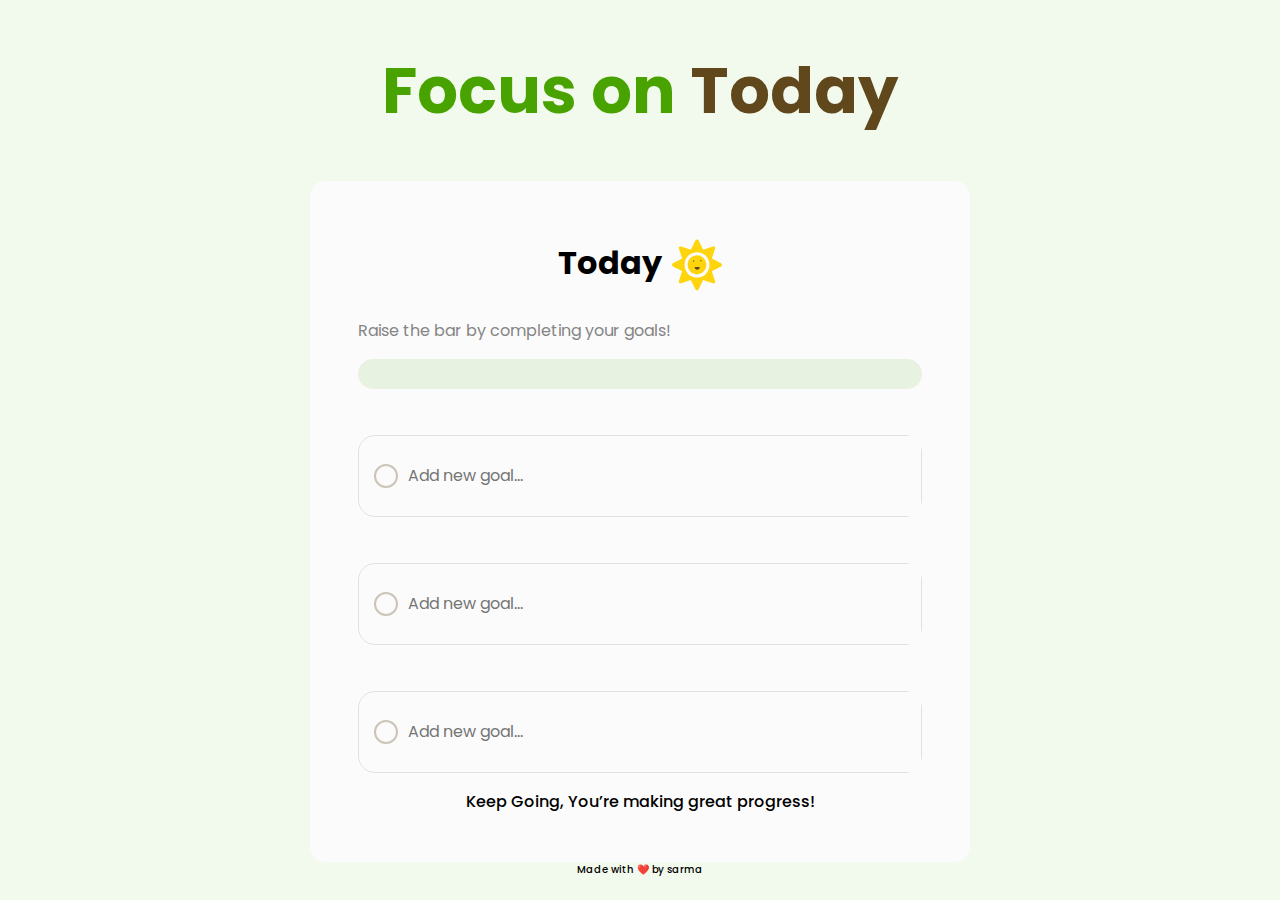
<file: focus-on-today/index.html>
<!DOCTYPE html>
<html lang="en">
<head>
    <meta charset="UTF-8">
    <meta name="viewport" content="width=device-width, initial-scale=1.0">
    <title>Document</title>
    <script src="script.js" defer></script>
    <link rel="stylesheet" href="style.css">
    <link rel="preconnect" href="https://fonts.googleapis.com">
    <link rel="preconnect" href="https://fonts.gstatic.com" crossorigin>
    <link href="https://fonts.googleapis.com/css2?family=Poppins:ital,wght@0,400;1,400;1,500&display=swap" rel="stylesheet"></head>


<body>
    <h1 class="title">Focus on <span>Today</span></h1>
   <div class="app-container">
   <h2 class="sub-heading">Today<img class="sun-icon" src="images/sun-icon.svg" alt="sun"></h2>
   <p class="prog-description">Raise the bar by completing your goals!</p>
   <div class="progress-bar">
    <div class="progress-value"></div>
   </div>
   <p class="goal-warning-msg">Please set all the 3 goals!</p>
  <div  class="goal-group">
   <div  class="goal-block">
    <span class="check"></span>
    <input id="first" class="goal" placeholder="Add new goal... " type="text">
 </div>
 <div  class="goal-block">
    <span class="check"></span>
    <input id="second" class="goal" placeholder="Add new goal... " type="text">
 </div>
 <div  class="goal-block">
    <span class="check"></span>
    <input id="third" class="goal" placeholder="Add new goal... " type="text">
 </div>
</div>
<p class="motivation">Keep Going, You’re making great progress!</p>
   </div>
   <footer>Made with  ❤️ by sarma                  </footer>
</body>
</html>
</file>
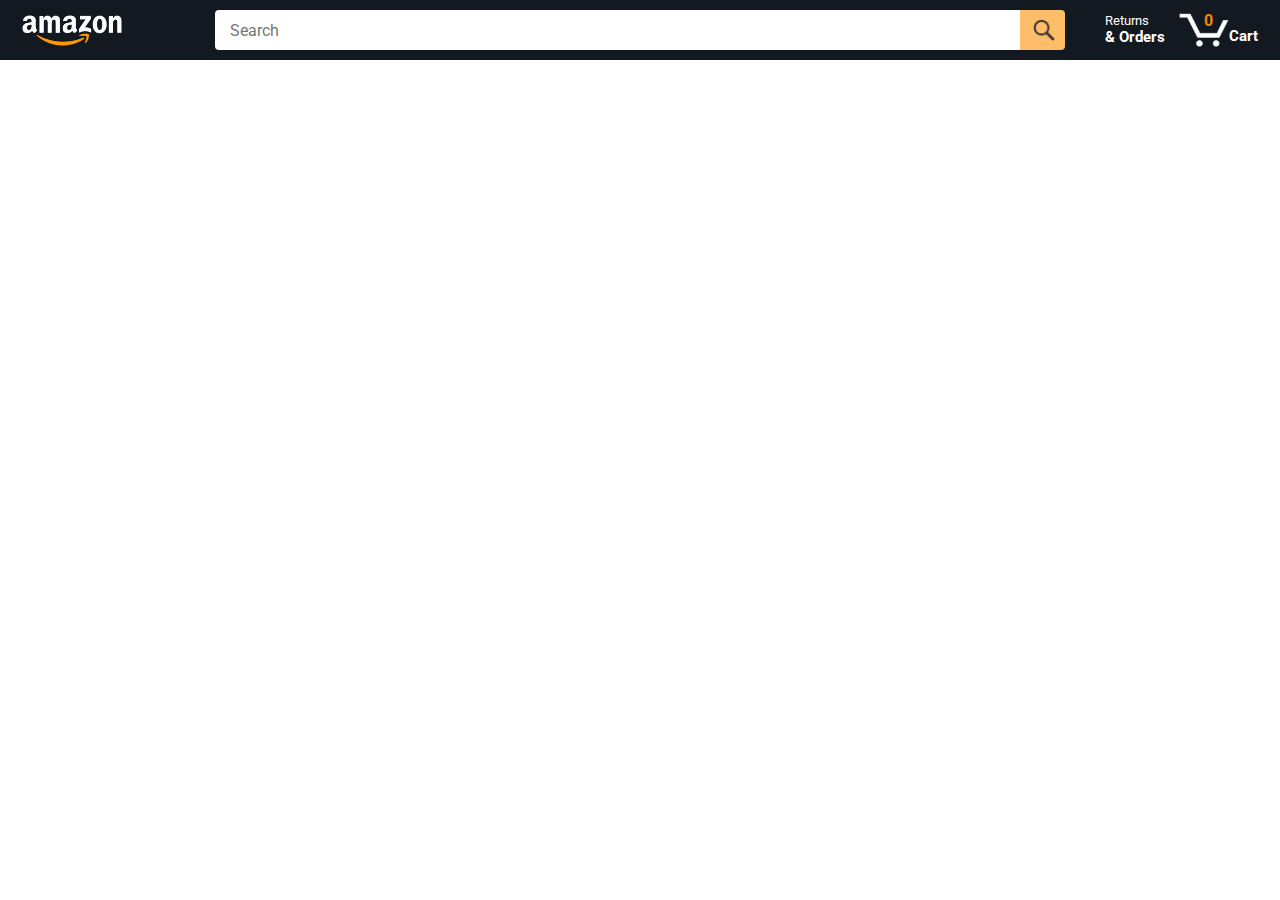
<file: amazon-clone/amazon.html>
<!DOCTYPE html>
<html>
  <head>
    <title>Amazon Project</title>

    <!-- This code is needed for responsive design to work.
      (Responsive design = make the website look good on
      smaller screen sizes like a phone or a tablet). -->
    <meta name="viewport" content="width=device-width, initial-scale=1">

    <!-- Load a font called Roboto from Google Fonts. -->
    <link rel="preconnect" href="https://fonts.googleapis.com">
    <link rel="preconnect" href="https://fonts.gstatic.com" crossorigin>
    <link href="https://fonts.googleapis.com/css2?family=Roboto:wght@400;500;700&display=swap" rel="stylesheet">

    <!-- Here are the CSS files for this page. -->
    <link rel="stylesheet" href="styles/shared/general.css">
    <link rel="stylesheet" href="styles/shared/amazon-header.css">
    <link rel="stylesheet" href="styles/pages/amazon.css">
  </head>
  <body>
    <div class="amazon-header">
      <div class="amazon-header-left-section">
        <a href="amazon.html" class="header-link">
          <img class="amazon-logo"
            src="images/amazon-logo-white.png">
          <img class="amazon-mobile-logo"
            src="images/amazon-mobile-logo-white.png">
        </a>
      </div>

      <div class="amazon-header-middle-section">
        <input class="search-bar" type="text" placeholder="Search">

        <button class="search-button">
          <img class="search-icon" src="images/icons/search-icon.png">
        </button>
      </div>

      <div class="amazon-header-right-section">
        <a class="orders-link header-link" href="orders.html">
          <span class="returns-text">Returns</span>
          <span class="orders-text">& Orders</span>
        </a>

        <a class="cart-link header-link" href="checkout.html">
          <img class="cart-icon" src="images/icons/cart-icon.png">
          <div class="cart-quantity js-cart-quantity">0</div>
          <div class="cart-text">Cart</div>
        </a>
      </div>
    </div>

    <div class="main">
      <div class="products-grid js-products-grid">
      </div>
    </div>

    <script src="data/cart.js"></script>
    <script src="data/products.js"></script>
    <script src="scripts/amazon.js"></script>
  </body>
</html>
</file>
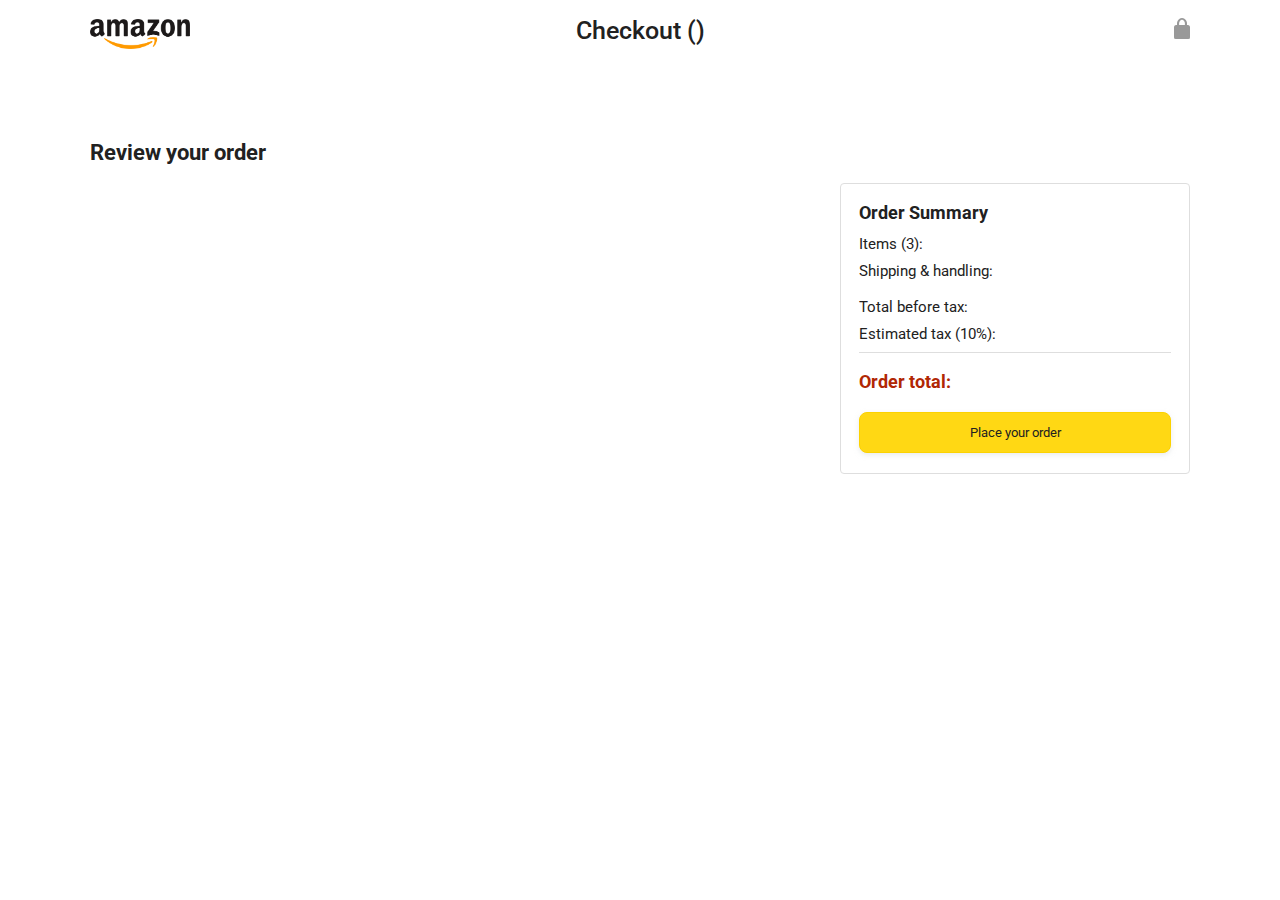
<file: amazon-clone/checkout.html>
<!DOCTYPE html>
<html>
  <head>
    <title>Checkout</title>

    <!-- This code is needed for responsive design to work.
      (Responsive design = make the website look good on
      smaller screen sizes like a phone or a tablet). -->
    <meta name="viewport" content="width=device-width, initial-scale=1" />

    <!-- Load a font called Roboto from Google Fonts. -->
    <link rel="preconnect" href="https://fonts.googleapis.com" />
    <link rel="preconnect" href="https://fonts.gstatic.com" crossorigin />
    <link
      href="https://fonts.googleapis.com/css2?family=Roboto:wght@400;500;700&display=swap"
      rel="stylesheet"
    />

    <script src="scripts/checkout.js" type="module"></script>
    <!-- Here are the CSS files for this page. -->
    <link rel="stylesheet" href="styles/shared/general.css" />
    <link rel="stylesheet" href="styles/pages/checkout/checkout-header.css" />
    <link rel="stylesheet" href="styles/pages/checkout/checkout.css" />
  </head>
  <body>
    <div class="checkout-header">
      <div class="header-content">
        <div class="checkout-header-left-section">
          <a href="amazon.html">
            <img class="amazon-logo" src="images/amazon-logo.png" />
            <img
              class="amazon-mobile-logo"
              src="images/amazon-mobile-logo.png"
            />
          </a>
        </div>

        <div class="checkout-header-middle-section">
          Checkout (<a
            class="return-to-home-link js-return-to-home-link"
            href="amazon.html"
          ></a
          >)
        </div>

        <div class="checkout-header-right-section">
          <img src="images/icons/checkout-lock-icon.png" />
        </div>
      </div>
    </div>

    <div class="main">
      <div class="page-title">Review your order</div>

      <div class="checkout-grid">
        <div class="order-summary js-order-summary"></div>

        <div class="payment-summary">
          <div class="payment-summary-title">Order Summary</div>

          <div class="payment-summary-row">
            <div>Items (3):</div>
            <div class="payment-summary-money items-price"></div>
          </div>

          <div class="payment-summary-row">
            <div>Shipping &amp; handling:</div>
            <div class="payment-summary-money shipping-handling-charges"></div>
          </div>

          <div class="payment-summary-row subtotal-row">
            <div>Total before tax:</div>
            <div class="payment-summary-money total-price"></div>
          </div>

          <div class="payment-summary-row">
            <div>Estimated tax (10%):</div>
            <div class="payment-summary-money estimated-tax"></div>
          </div>

          <div class="payment-summary-row total-row">
            <div>Order total:</div>
            <div class="payment-summary-money order-total"></div>
          </div>

          <button class="place-order-button button-primary">
            Place your order
          </button>
        </div>
      </div>
    </div>
  </body>
</html>
</file>
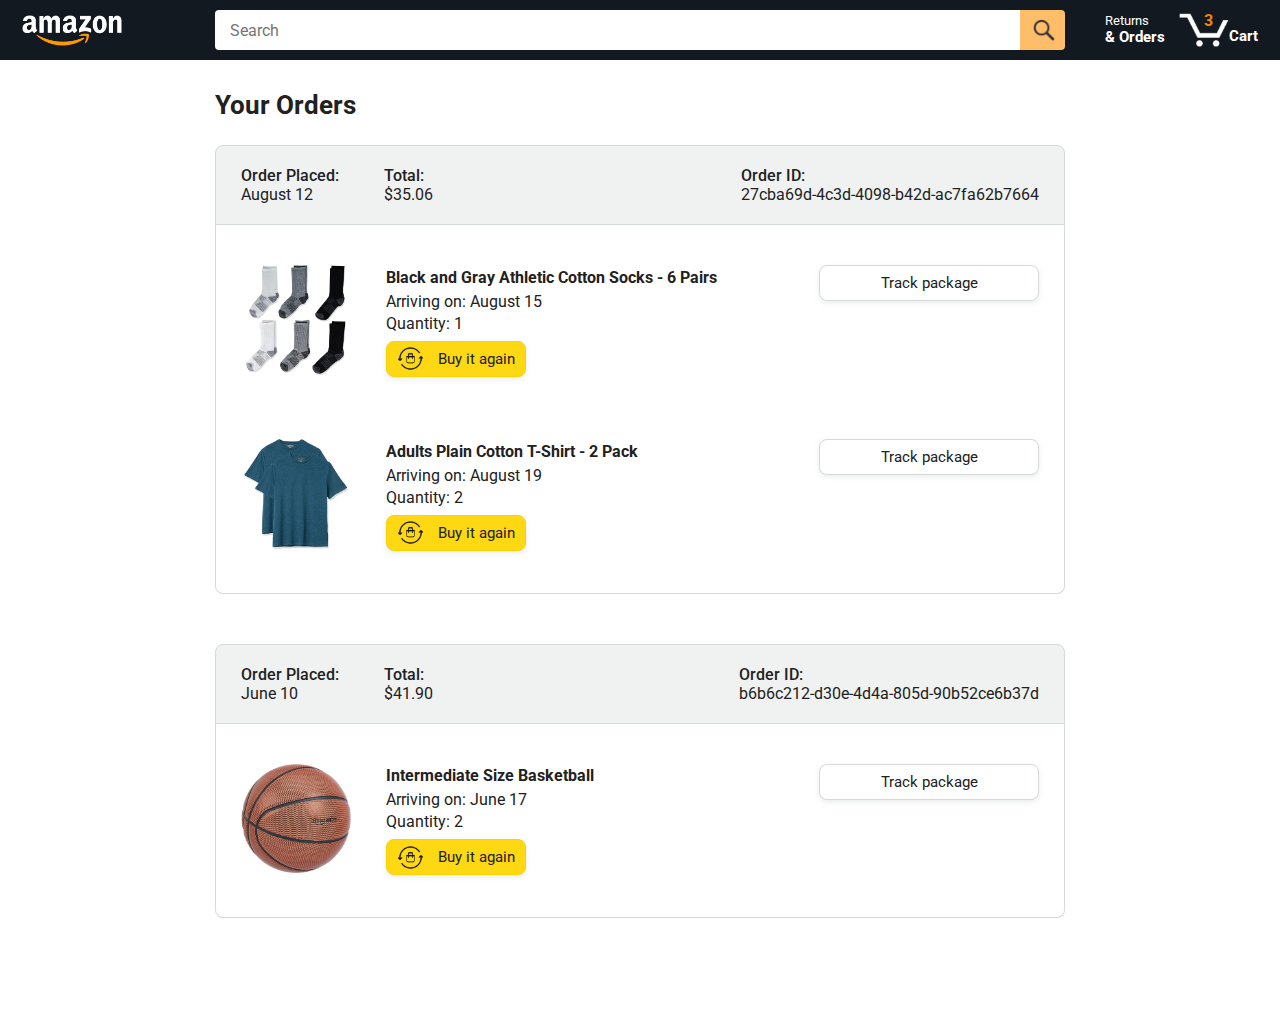
<file: amazon-clone/orders.html>
<!DOCTYPE html>
<html>
  <head>
    <title>Orders</title>

    <!-- This code is needed for responsive design to work.
      (Responsive design = make the website look good on
      smaller screen sizes like a phone or a tablet). -->
    <meta name="viewport" content="width=device-width, initial-scale=1">

    <!-- Load a font called Roboto from Google Fonts. -->
    <link rel="preconnect" href="https://fonts.googleapis.com">
    <link rel="preconnect" href="https://fonts.gstatic.com" crossorigin>
    <link href="https://fonts.googleapis.com/css2?family=Roboto:wght@400;500;700&display=swap" rel="stylesheet">

    <!-- Here are the CSS files for this page. -->
    <link rel="stylesheet" href="styles/shared/general.css">
    <link rel="stylesheet" href="styles/shared/amazon-header.css">
    <link rel="stylesheet" href="styles/pages/orders.css">
  </head>
  <body>
    <div class="amazon-header">
      <div class="amazon-header-left-section">
        <a href="amazon.html" class="header-link">
          <img class="amazon-logo"
            src="images/amazon-logo-white.png">
          <img class="amazon-mobile-logo"
            src="images/amazon-mobile-logo-white.png">
        </a>
      </div>

      <div class="amazon-header-middle-section">
        <input class="search-bar" type="text" placeholder="Search">

        <button class="search-button">
          <img class="search-icon" src="images/icons/search-icon.png">
        </button>
      </div>

      <div class="amazon-header-right-section">
        <a class="orders-link header-link" href="orders.html">
          <span class="returns-text">Returns</span>
          <span class="orders-text">& Orders</span>
        </a>

        <a class="cart-link header-link" href="checkout.html">
          <img class="cart-icon" src="images/icons/cart-icon.png">
          <div class="cart-quantity">3</div>
          <div class="cart-text">Cart</div>
        </a>
      </div>
    </div>

    <div class="main">
      <div class="page-title">Your Orders</div>

      <div class="orders-grid">
        <div class="order-container">
          
          <div class="order-header">
            <div class="order-header-left-section">
              <div class="order-date">
                <div class="order-header-label">Order Placed:</div>
                <div>August 12</div>
              </div>
              <div class="order-total">
                <div class="order-header-label">Total:</div>
                <div>$35.06</div>
              </div>
            </div>

            <div class="order-header-right-section">
              <div class="order-header-label">Order ID:</div>
              <div>27cba69d-4c3d-4098-b42d-ac7fa62b7664</div>
            </div>
          </div>

          <div class="order-details-grid">
            <div class="product-image-container">
              <img src="images/products/athletic-cotton-socks-6-pairs.jpg">
            </div>

            <div class="product-details">
              <div class="product-name">
                Black and Gray Athletic Cotton Socks - 6 Pairs
              </div>
              <div class="product-delivery-date">
                Arriving on: August 15
              </div>
              <div class="product-quantity">
                Quantity: 1
              </div>
              <button class="buy-again-button button-primary">
                <img class="buy-again-icon" src="images/icons/buy-again.png">
                <span class="buy-again-message">Buy it again</span>
              </button>
            </div>

            <div class="product-actions">
              <a href="tracking.html">
                <button class="track-package-button button-secondary">
                  Track package
                </button>
              </a>
            </div>

            <div class="product-image-container">
              <img src="images/products/adults-plain-cotton-tshirt-2-pack-teal.jpg">
            </div>

            <div class="product-details">
              <div class="product-name">
                Adults Plain Cotton T-Shirt - 2 Pack
              </div>
              <div class="product-delivery-date">
                Arriving on: August 19
              </div>
              <div class="product-quantity">
                Quantity: 2
              </div>
              <button class="buy-again-button button-primary">
                <img class="buy-again-icon" src="images/icons/buy-again.png">
                <span class="buy-again-message">Buy it again</span>
              </button>
            </div>

            <div class="product-actions">
              <a href="tracking.html">
                <button class="track-package-button button-secondary">
                  Track package
                </button>
              </a>
            </div>
          </div>
        </div>

        <div class="order-container">

          <div class="order-header">
            <div class="order-header-left-section">
              <div class="order-date">
                <div class="order-header-label">Order Placed:</div>
                <div>June 10</div>
              </div>
              <div class="order-total">
                <div class="order-header-label">Total:</div>
                <div>$41.90</div>
              </div>
            </div>

            <div class="order-header-right-section">
              <div class="order-header-label">Order ID:</div>
              <div>b6b6c212-d30e-4d4a-805d-90b52ce6b37d</div>
            </div>
          </div>

          <div class="order-details-grid">
            <div class="product-image-container">
              <img src="images/products/intermediate-composite-basketball.jpg">
            </div>

            <div class="product-details">
              <div class="product-name">
                Intermediate Size Basketball
              </div>
              <div class="product-delivery-date">
                Arriving on: June 17
              </div>
              <div class="product-quantity">
                Quantity: 2
              </div>
              <button class="buy-again-button button-primary">
                <img class="buy-again-icon" src="images/icons/buy-again.png">
                <span class="buy-again-message">Buy it again</span>
              </button>
            </div>

            <div class="product-actions">
              <a href="tracking.html">
                <button class="track-package-button button-secondary">
                  Track package
                </button>
              </a>
            </div>
          </div>
        </div>
      </div>
    </div>
  </body>
</html>
</file>
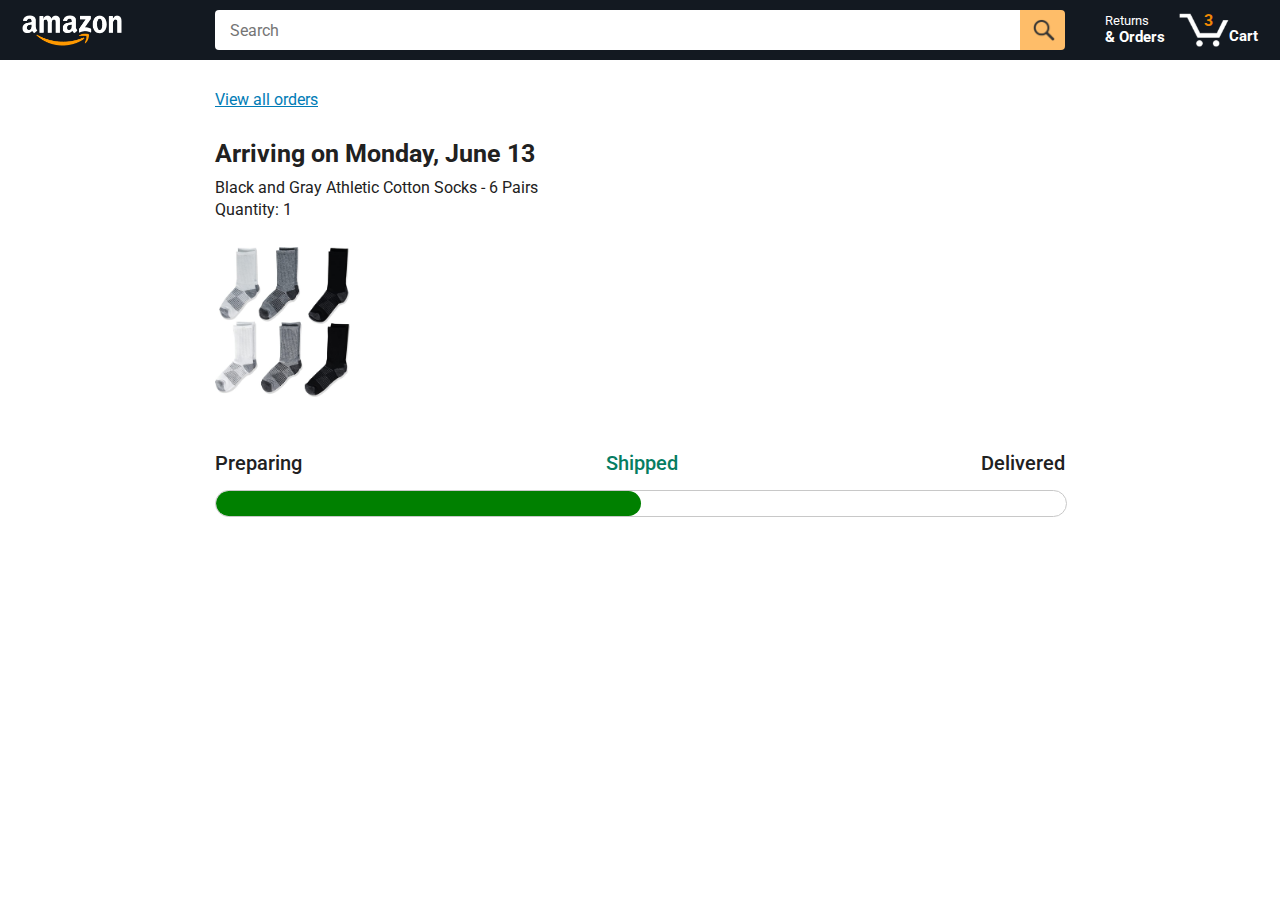
<file: amazon-clone/tracking.html>
<!DOCTYPE html>
<html>
  <head>
    <title>Tracking</title>

    <!-- This code is needed for responsive design to work.
      (Responsive design = make the website look good on
      smaller screen sizes like a phone or a tablet). -->
    <meta name="viewport" content="width=device-width, initial-scale=1">

    <!-- Load a font called Roboto from Google Fonts. -->
    <link rel="preconnect" href="https://fonts.googleapis.com">
    <link rel="preconnect" href="https://fonts.gstatic.com" crossorigin>
    <link href="https://fonts.googleapis.com/css2?family=Roboto:wght@400;500;700&display=swap" rel="stylesheet">

    <!-- Here are the CSS files for this page. -->
    <link rel="stylesheet" href="styles/shared/general.css">
    <link rel="stylesheet" href="styles/shared/amazon-header.css">
    <link rel="stylesheet" href="styles/pages/tracking.css">
  </head>
  <body>
    <div class="amazon-header">
      <div class="amazon-header-left-section">
        <a href="amazon.html" class="header-link">
          <img class="amazon-logo"
            src="images/amazon-logo-white.png">
          <img class="amazon-mobile-logo"
            src="images/amazon-mobile-logo-white.png">
        </a>
      </div>

      <div class="amazon-header-middle-section">
        <input class="search-bar" type="text" placeholder="Search">

        <button class="search-button">
          <img class="search-icon" src="images/icons/search-icon.png">
        </button>
      </div>

      <div class="amazon-header-right-section">
        <a class="orders-link header-link" href="orders.html">
          <span class="returns-text">Returns</span>
          <span class="orders-text">& Orders</span>
        </a>

        <a class="cart-link header-link" href="checkout.html">
          <img class="cart-icon" src="images/icons/cart-icon.png">
          <div class="cart-quantity">3</div>
          <div class="cart-text">Cart</div>
        </a>
      </div>
    </div>

    <div class="main">
      <div class="order-tracking">
        <a class="back-to-orders-link link-primary" href="orders.html">
          View all orders
        </a>

        <div class="delivery-date">
          Arriving on Monday, June 13
        </div>

        <div class="product-info">
          Black and Gray Athletic Cotton Socks - 6 Pairs
        </div>

        <div class="product-info">
          Quantity: 1
        </div>

        <img class="product-image" src="images/products/athletic-cotton-socks-6-pairs.jpg">

        <div class="progress-labels-container">
          <div class="progress-label">
            Preparing
          </div>
          <div class="progress-label current-status">
            Shipped
          </div>
          <div class="progress-label">
            Delivered
          </div>
        </div>

        <div class="progress-bar-container">
          <div class="progress-bar"></div>
        </div>
      </div>
    </div>
  </body>
</html>
</file>
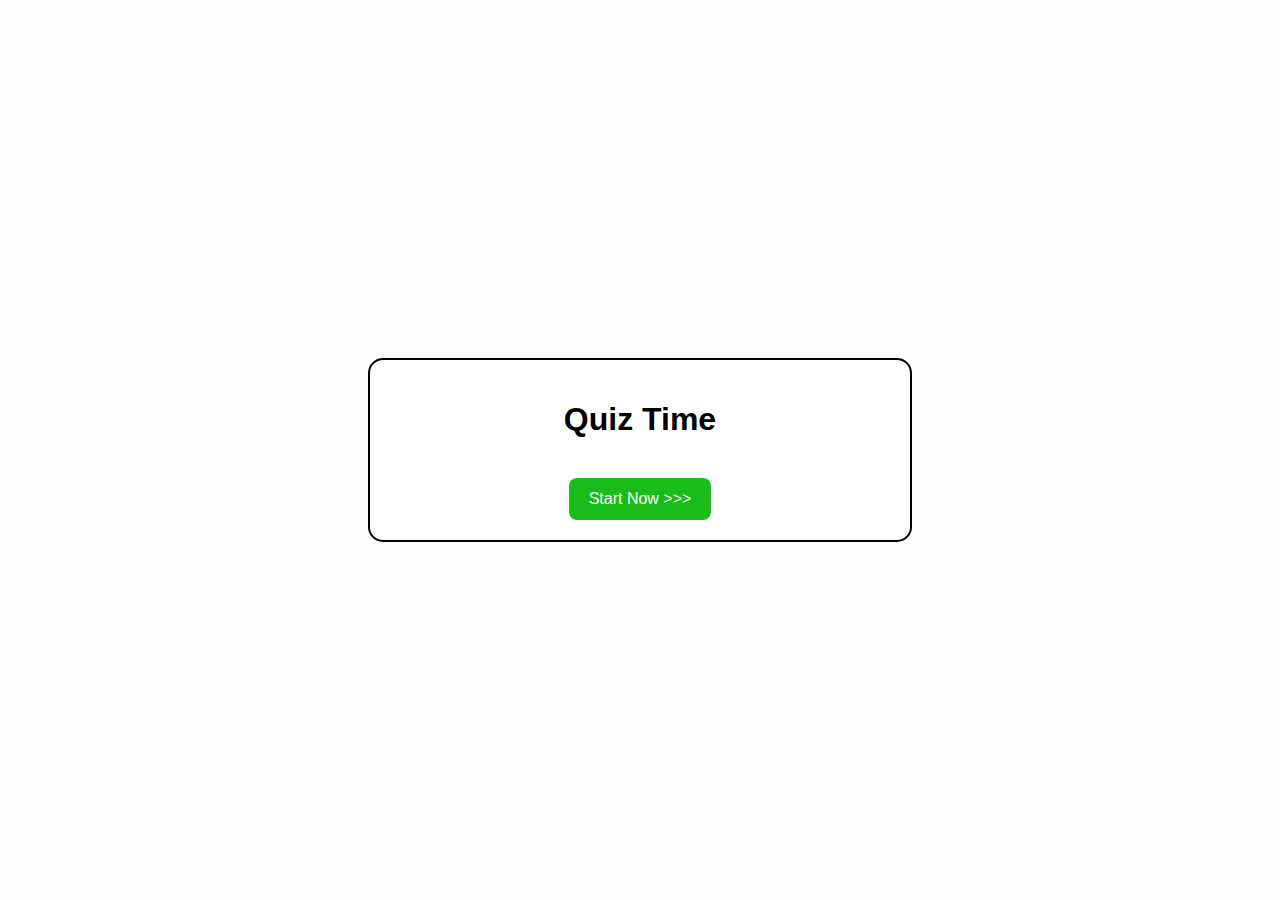
<file: quiz/home.html>
<!DOCTYPE html>
<html lang="en">
<head>
  <meta charset="UTF-8" />
  <meta name="viewport" content="width=device-width, initial-scale=1.0"/>
  <title>Quiz Time</title>
  <link rel="stylesheet" href="style.css" />
</head>
<body>
  <div class="quiz-container">
    <div id="start-screen" class="start-screen">
      <h1>Quiz Time</h1>
      <button id="start-btn">Start Now >>></button>
    </div>

    <div id="quiz-screen" class="quiz-screen hidden">
      <div class="quiz-header">
        <span id="question-number">01/25</span>
        <span id="timer">00:30</span>
      </div>
      <h2 id="question-text">Question goes here</h2>
      <div id="options-container"></div>
      <button id="next-btn" class="hidden">Next ></button>
    </div>

    <div id="result-screen" class="result-screen hidden">
      <h1>Result</h1>
      <div class="score-bar">
        <span id="score-text">22/25</span>
      </div>
      <p>“Keep learning, you have a good score!”</p>
      <button id="retry-btn">↻ Retry</button>
    </div>
  </div>

  <script src="script.js"></script>
</body>
</html>
</file>
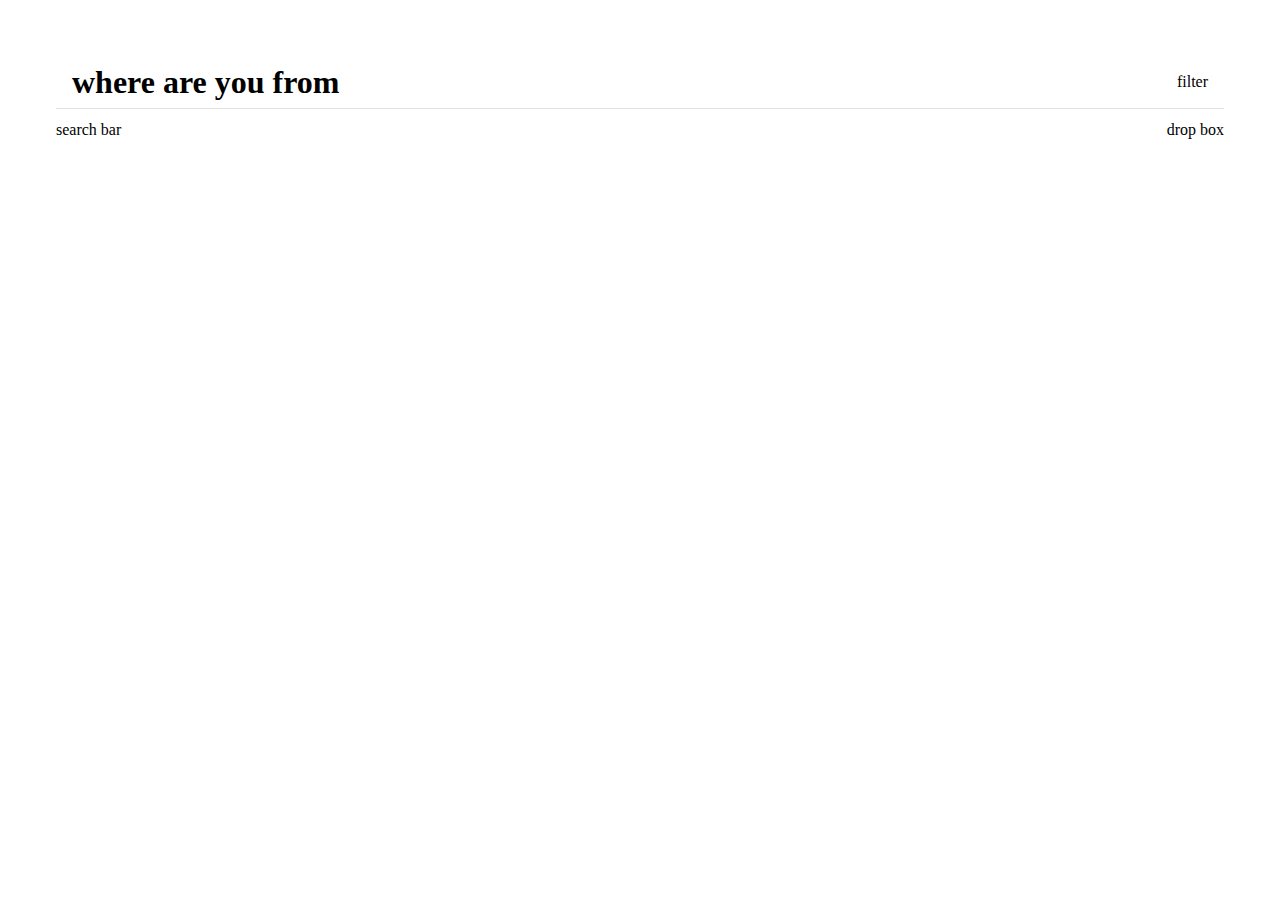
<file: countries/html/home.html>
<!DOCTYPE html>
<html lang="en">
<head>
    <meta charset="UTF-8">
    <meta name="viewport" content="width=device-width, initial-scale=1.0">
    <title>Countries</title>
   <link rel="stylesheet" href="../css/home.css">
   <link rel="stylesheet" href="../css/general.css">
   <link rel="stylesheet" href="../css/header.css">
   <link rel="stylesheet" href="../css/search-bar.css">
   <link rel="preconnect" href="https://fonts.googleapis.com">
<link rel="preconnect" href="https://fonts.gstatic.com" crossorigin>
<link rel="preconnect" href="https://fonts.googleapis.com">
<link rel="preconnect" href="https://fonts.gstatic.com" crossorigin>
<link
      rel="stylesheet"
      href="https://cdnjs.cloudflare.com/ajax/libs/font-awesome/6.3.0/css/all.min.css"
      integrity="sha512-SzlrxWUlpfuzQ+pcUCosxcglQRNAq/DZjVsC0lE40xsADsfeQoEypE+enwcOiGjk/bSuGGKHEyjSoQ1zVisanQ=="
      crossorigin="anonymous"
      referrerpolicy="no-referrer"
    />
    <link
      href="https://fonts.googleapis.com/css?family=Nunito:300,regular,500,600,700,800"
      rel="stylesheet"
    />
    <script src="../js/home.js"></script>
   </head>
    <body >
    <header class="header">
        <h1>where are you from</h1>
        <div>filter</div>
    </header>
    <main>
        <section >
            <div class="search-bar-group">
            <div>search bar</div>
            <div>drop box</div>
        </div>
            
        </section>
        <section><div class="container-grid" ></div></section>
    </main>
    

    </div>
</body>
</html>
</file>
<file: focus-on-today/style.css>
*{
    box-sizing: border-box;
}

body{
    background-color: #48A30012;
}
.app-container{
   margin-left: auto;
   margin-right: auto;
max-width: 660px;
max-height: 810px;
border-radius: 15px;
background: #FBFBFB;

}
.title{
 font-family: Poppins;
font-weight: 700;
font-size: 64px;
text-align: center;
color: #48A300;
}
.title span{
    color: #61481C;
}
.app-container{
    padding: 32px 48px;
}
.sub-heading{
    font-family:Poppins;
    text-align: center;
    font-size: 32px;
}
.sun-icon{
    vertical-align: middle;
    padding-left: 10px;
}
.prog-description{
    font-family:Poppins;
    font-size: 16px;
    color: #858585;
}
.progress-bar{
    height: 30px;
    width: 100%;
    border-radius: 15px;
    background: rgba(72, 163, 0, 0.1);
    overflow: hidden;
}
.progress-value{
    width: 0%;height: 100%;
    background-color:rgba(72, 163, 0, 1);
}
.goal-warning-msg{
    font-family: Poppins;
    font-size: 14px;
    color: rgba(255, 81, 81, 1);
    margin-bottom: 46px;
     display:none; 
     margin-top: 10px;
}
.goal-warning-msg.show-error{
   display: block;
}
.goal-group{
    margin-top: 16px;
}
.goal-block{
    display: flex;
    width: 100%;
    margin-top: 46px;
}
.goal-block .check{
 width: 24px;
height: 24px;
border-width: 2px;
border: 2px solid rgba(97, 72, 28, 0.3);
border-radius: 100%;
margin-top: auto;
margin-bottom: auto;
margin-left: 15px;
flex-shrink:0 ;

}

.goal-block input{
    background: #FBFBFB;
    border: none;
    padding-left: 10px;
    flex-grow: 1;
}
.goal-block input {
    font-family: Poppins;
    font-size: 16px;
    color:rgba(217, 217, 217, 1);
    color: rgba(0, 0, 0, 1);
}
.goal-block input:focus{
    border: none;
    outline: none;
    box-shadow: none;

}
.goal-block{
 width: 100%;
height: 82px;
border: 1px solid rgba(0, 0, 0, 0.1);
border-radius: 17px;

}
.motivation{
    font-family: Poppins;
    font-size: 16px;
    text-align: center;
    font-family: Poppins;
    font-weight: 500;
    font-size: 16px;
}
footer{
    font-family: Poppins;
font-weight: 500;
font-size: 10px;
text-align: center;
}

.completed{
    background-color: rgba(72, 163, 0, 1);
}

.goal.completed {
    color: #48A300;
    text-decoration-line: line-through;
}

.goal-warning-msg.show-error{
    visibility: visible;
}


@media (max-width: 768px) {
   .title{
    font-size: 40px;
   } 

   .goal-block{
    margin-top: 32px;
    height: 64px;
}

.sub-heading{
    
    font-size: 24px;
}


}
</file>
<file: amazon-clone/styles/shared/general.css>
body {
  font-family: Roboto, Arial;
  color: rgb(33, 33, 33);
  /* The <body> element has a default margin of 8px
     on all sides. This removes the default margins. */
  margin: 0;
}

/* <p> elements have a default margin on the top
   and bottom. This removes the default margins. */
p {
  margin: 0;
}

button {
  cursor: pointer;
}

select {
  cursor: pointer;
}

input, select, button {
  font-family: Roboto, Arial;
}

.button-primary {
  color: rgb(33, 33, 33);
  background-color: rgb(255, 216, 20);
  border: 1px solid rgb(252, 210, 0);
  border-radius: 8px;
  cursor: pointer;
  box-shadow: 0 2px 5px rgba(213, 217, 217, 0.5);
}

.button-primary:hover {
  background-color: rgb(247, 202, 0);
  border: 1px solid rgb(242, 194, 0);
}

.button-primary:active {
  background: rgb(255, 216, 20);
  border-color: rgb(252, 210, 0);
  box-shadow: none;
}

.button-secondary {
  color: rgb(33, 33, 33);
  background: white;
  border: 1px solid rgb(213, 217, 217);
  border-radius: 8px;
  cursor: pointer;
  box-shadow: 0 2px 5px rgba(213, 217, 217, 0.5);
}

.button-secondary:hover {
  background-color: rgb(247, 250, 250);
}

.button-secondary:active {
  background-color: rgb(237, 253, 255);
  box-shadow: none;
}

/* These styles will limit text to 2 lines. Anything
   beyond 2 lines will be replaced with "..."
   You can find this code by using an A.I. tool or by
   searching in Google.
   https://css-tricks.com/almanac/properties/l/line-clamp/ */
.limit-text-to-2-lines {
  display: -webkit-box;
  -webkit-line-clamp: 2;
  -webkit-box-orient: vertical;
  overflow: hidden;
}

.link-primary {
  color: rgb(1, 124, 182);
  cursor: pointer;
}

.link-primary:hover {
  color: rgb(196, 80, 0);
}

/* Styles for dropdown selectors. */
select {
  color: rgb(33, 33, 33);
  background-color: rgb(240, 240, 240);
  border: 1px solid rgb(213, 217, 217);
  border-radius: 8px;
  padding: 3px 5px;
  font-size: 15px;
  cursor: pointer;
  box-shadow: 0 2px 5px rgba(213, 217, 217, 0.5);
}

select:focus,
input:focus {
  outline: 2px solid rgb(255, 153, 0);
}
</file>
<file: amazon-clone/styles/shared/amazon-header.css>
.amazon-header {
  background-color: rgb(19, 25, 33);
  color: white;
  padding-left: 15px;
  padding-right: 15px;

  display: flex;
  align-items: center;
  justify-content: space-between;

  position: fixed;
  top: 0;
  left: 0;
  right: 0;
  height: 60px;
}

.amazon-header-left-section {
  width: 180px;
}

@media (max-width: 800px) {
  .amazon-header-left-section {
    width: unset;
  }
}

.header-link {
  display: inline-block;
  padding: 6px;
  border-radius: 2px;
  cursor: pointer;
  text-decoration: none;
  border: 1px solid rgba(0, 0, 0, 0);
}

.header-link:hover {
  border: 1px solid white;
}

.amazon-logo {
  width: 100px;
  margin-top: 5px;
}

.amazon-mobile-logo {
  display: none;
}

@media (max-width: 575px) {
  .amazon-logo {
    display: none;
  }

  .amazon-mobile-logo {
    display: block;
    height: 35px;
    margin-top: 5px;
  }
}

.amazon-header-middle-section {
  flex: 1;
  max-width: 850px;
  margin-left: 10px;
  margin-right: 10px;
  display: flex;
}

.search-bar {
  flex: 1;
  width: 0;
  font-size: 16px;
  height: 38px;
  padding-left: 15px;
  border: none;
  border-top-left-radius: 4px;
  border-bottom-left-radius: 4px;
  border-top-right-radius: 0;
  border-bottom-right-radius: 0;
}

.search-button {
  background-color: rgb(254, 189, 105);
  border: none;
  width: 45px;
  height: 40px;
  border-top-right-radius: 4px;
  border-bottom-right-radius: 4px;
  flex-shrink: 0;
}

.search-icon {
  height: 22px;
  margin-left: 2px;
  margin-top: 3px;
}

.amazon-header-right-section {
  width: 180px;
  flex-shrink: 0;
  display: flex;
  justify-content: end;
}

.orders-link {
  color: white;
}

.returns-text {
  display: block;
  font-size: 13px;
}

.orders-text {
  display: block;
  font-size: 15px;
  font-weight: 700;
}

.cart-link {
  color: white;
  display: flex;
  align-items: center;
  position: relative;
}

.cart-icon {
  width: 50px;
}

.cart-text {
  margin-top: 12px;
  font-size: 15px;
  font-weight: 700;
}

.cart-quantity {
  color: rgb(240, 136, 4);
  font-size: 16px;
  font-weight: 700;

  position: absolute;
  top: 4px;
  left: 22px;
  
  width: 26px;
  text-align: center;
}
</file>
<file: amazon-clone/styles/pages/amazon.css>
.main {
  margin-top: 60px;
}

.products-grid {
  display: grid;

  /* - In CSS Grid, 1fr means a column will take up the
       remaining space in the grid.
     - If we write 1fr 1fr ... 1fr; 8 times, this will
       divide the grid into 8 columns, each taking up an
       equal amount of the space.
     - repeat(8, 1fr); is a shortcut for repeating "1fr"
       8 times (instead of typing out "1fr" 8 times).
       repeat(...) is a special property that works with
       display: grid; */
  grid-template-columns: repeat(8, 1fr);
}

/* @media is used to create responsive design (making the
   website look good on any screen size). This @media
   means when the screen width is 2000px or less, we
   will divide the grid into 7 columns instead of 8. */
@media (max-width: 2000px) {
  .products-grid {
    grid-template-columns: repeat(7, 1fr);
  }
}

/* This @media means when the screen width is 1600px or
   less, we will divide the grid into 6 columns. */
@media (max-width: 1600px) {
  .products-grid {
    grid-template-columns: repeat(6, 1fr);
  }
}

@media (max-width: 1300px) {
  .products-grid {
    grid-template-columns: repeat(5, 1fr);
  }
}

@media (max-width: 1000px) {
  .products-grid {
    grid-template-columns: repeat(4, 1fr);
  }
}

@media (max-width: 800px) {
  .products-grid {
    grid-template-columns: repeat(3, 1fr);
  }
}

@media (max-width: 575px) {
  .products-grid {
    grid-template-columns: repeat(2, 1fr);
  }
}

@media (max-width: 450px) {
  .products-grid {
    grid-template-columns: 1fr;
  }
}

.product-container {
  padding-top: 40px;
  padding-bottom: 25px;
  padding-left: 25px;
  padding-right: 25px;

  border-right: 1px solid rgb(231, 231, 231);
  border-bottom: 1px solid rgb(231, 231, 231);

  display: flex;
  flex-direction: column;
}

.product-image-container {
  display: flex;
  justify-content: center;
  align-items: center;

  height: 180px;
  margin-bottom: 20px;
}

.product-image {
  /* Images will overflow their container by default. To
    prevent this, we set max-width and max-height to 100%
    so they stay inside their container. */
  max-width: 100%;
  max-height: 100%;
}

.product-name {
  height: 40px;
  margin-bottom: 5px;
}

.product-rating-container {
  display: flex;
  align-items: center;
  margin-bottom: 10px;
}

.product-rating-stars {
  width: 100px;
  margin-right: 6px;
}

.product-rating-count {
  color: rgb(1, 124, 182);
  cursor: pointer;
  margin-top: 3px;
}

.product-price {
  font-weight: 700;
  margin-bottom: 10px;
}

.product-quantity-container {
  margin-bottom: 17px;
}

.product-spacer {
  flex: 1;
}

.added-to-cart {
  color: rgb(6, 125, 98);
  font-size: 16px;

  display: flex;
  align-items: center;
  margin-bottom: 8px;

  /* At first, the "Added to cart" message will
     be invisible. Use JavaScript to change the
     opacity and make it visible. */
  opacity: 0;
}

.added-to-cart img {
  height: 20px;
  margin-right: 5px;
}

.add-to-cart-button {
  width: 100%;
  padding: 8px;
  border-radius: 50px;
}
</file>
<file: amazon-clone/styles/pages/checkout/checkout-header.css>
.checkout-header {
  height: 60px;
  padding-left: 30px;
  padding-right: 30px;
  background-color: white;

  display: flex;
  justify-content: center;

  position: fixed;
  top: 0;
  left: 0;
  right: 0;
  z-index: 1000;
}

.header-content {
  width: 100%;
  max-width: 1100px;

  display: flex;
  align-items: center;
}

.checkout-header-left-section {
  width: 150px;
}

.amazon-logo {
  width: 100px;
  margin-top: 12px;
}

.amazon-mobile-logo {
  display: none;
}

/* @media is used to create responsive design (making the
   website look good on any screen size). This @media
   means when the screen width is 575px or less, different
   styles (inside the {...}) will be applied. */
@media (max-width: 575px) {
  .checkout-header-left-section {
    width: auto;
  }

  .amazon-logo {
    display: none;
  }

  .amazon-mobile-logo {
    display: inline-block;
    height: 35px;
    margin-top: 5px;
  }
}

.checkout-header-middle-section {
  flex: 1;
  flex-shrink: 0;
  text-align: center;

  font-size: 25px;
  font-weight: 500;

  display: flex;
  justify-content: center;
}

.return-to-home-link {
  color: rgb(0, 113, 133);
  font-size: 23px;
  text-decoration: none;
  cursor: pointer;
}

@media (max-width: 1000px) {
  .checkout-header-middle-section {
    font-size: 20px;
    margin-right: 60px;
  }

  .return-to-home-link {
    font-size: 18px;
  }
}

@media (max-width: 575px) {
  .checkout-header-middle-section {
    margin-right: 5px;
  }
}

.checkout-header-right-section {
  text-align: right;
  width: 150px;
}

@media (max-width: 1000px) {
  .checkout-header-right-section {
    width: auto;
  }
}
</file>
<file: amazon-clone/styles/pages/checkout/checkout.css>
.main {
  max-width: 1100px;
  padding-left: 30px;
  padding-right: 30px;

  margin-top: 140px;
  margin-bottom: 100px;

  /* margin-left: auto;
     margin-right auto;
     Is a trick for centering an element horizontally
     without needing a container. */
  margin-left: auto;
  margin-right: auto;
}

.page-title {
  font-weight: 700;
  font-size: 22px;
  margin-bottom: 18px;
}

.checkout-grid {
  display: grid;
  /* Here, 1fr means the first column will take
     up the remaining space in the grid. */
  grid-template-columns: 1fr 350px;
  column-gap: 12px;

  /* Use align-items: start; to prevent the elements
     in the grid from stretching vertically. */
  align-items: start;
}

@media (max-width: 1000px) {
  .main {
    max-width: 500px;
  }

  .checkout-grid {
    grid-template-columns: 1fr;
  }
}

.cart-item-container,
.payment-summary {
  border: 1px solid rgb(222, 222, 222);
  border-radius: 4px;
  padding: 18px;
}

.cart-item-container {
  margin-bottom: 12px;
}

.payment-summary {
  padding-bottom: 5px;
}

@media (max-width: 1000px) {
  .payment-summary {
    /* grid-row: 1 means this element will be placed into row
      1 in the grid. (Normally, the row that an element is
      placed in is determined by the order of the elements in
      the HTML. grid-row overrides this default ordering). */
    grid-row: 1;
    margin-bottom: 12px;
  }
}

.delivery-date {
  color: rgb(0, 118, 0);
  font-weight: 700;
  font-size: 19px;
  margin-top: 5px;
  margin-bottom: 22px;
}

.cart-item-details-grid {
  display: grid;
  /* 100px 1fr 1fr; means the 2nd and 3rd column will
     take up half the remaining space in the grid
     (they will divide up the remaining space evenly). */
  grid-template-columns: 100px 1fr 1fr;
  column-gap: 25px;
}

@media (max-width: 1000px) {
  .cart-item-details-grid {
    grid-template-columns: 100px 1fr;
    row-gap: 30px;
  }
}

.product-image {
  max-width: 100%;
  max-height: 120px;

  /* margin-left: auto;
     margin-right auto;
     Is a trick for centering an element horizontally
     without needing a container. */
  margin-left: auto;
  margin-right: auto;
}

.product-name {
  font-weight: 700;
  margin-bottom: 8px;
}

.product-price {
  color: rgb(177, 39, 4);
  font-weight: 700;
  margin-bottom: 5px;
}

.product-quantity .link-primary {
  margin-left: 3px;
}

@media (max-width: 1000px) {
  .delivery-options {
    /* grid-column: 1 means this element will be placed
       in column 1 in the grid. (Normally, the column that
       an element is placed in is determined by the order
       of the elements in the HTML. grid-column overrides
       this default ordering).
       
       / span 2 means this element will take up 2 columns
       in the grid (Normally, each element takes up 1
       column in the grid). */
    grid-column: 1 / span 2;
  }
}

.delivery-options-title {
  font-weight: 700;
  margin-bottom: 10px;
}

.delivery-option {
  display: grid;
  grid-template-columns: 24px 1fr;
  margin-bottom: 12px;
  cursor: pointer;
}

.delivery-option-input {
  margin-left: 0px;
  cursor: pointer;
}

.delivery-option-date {
  color: rgb(0, 118, 0);
  font-weight: 500;
  margin-bottom: 3px;
}

.delivery-option-price {
  color: rgb(120, 120, 120);
  font-size: 15px;
}

.payment-summary-title {
  font-weight: 700;
  font-size: 18px;
  margin-bottom: 12px;
}

.payment-summary-row {
  display: grid;
  /* 1fr auto; means the width of the 2nd column will be
     determined by the elements inside the column (auto).
     The 1st column will take up the remaining space. */
  grid-template-columns: 1fr auto;

  font-size: 15px;
  margin-bottom: 9px;
}

.payment-summary-money {
  text-align: right;
}

.subtotal-row .payment-summary-money {
  border-top: 1px solid rgb(222, 222, 222);
}

.subtotal-row div {
  padding-top: 9px;
}

.total-row {
  color: rgb(177, 39, 4);
  font-weight: 700;
  font-size: 18px;

  border-top: 1px solid rgb(222, 222, 222);
  padding-top: 18px;
}

.place-order-button {
  width: 100%;
  padding-top: 12px;
  padding-bottom: 12px;
  border-radius: 8px;

  margin-top: 11px;
  margin-bottom: 15px;
}
</file>
<file: amazon-clone/styles/pages/orders.css>
.main {
  max-width: 850px;
  margin-top: 90px;
  margin-bottom: 100px;
  padding-left: 20px;
  padding-right: 20px;

  /* margin-left: auto;
     margin-right auto;
     Is a trick for centering an element horizontally
     without needing a container. */
  margin-left: auto;
  margin-right: auto;
}

.page-title {
  font-weight: 700;
  font-size: 26px;
  margin-bottom: 25px;
}

.orders-grid {
  display: grid;
  grid-template-columns: 1fr;
  row-gap: 50px;
}

.order-header {
  background-color: rgb(240, 242, 242);
  border: 1px solid rgb(213, 217, 217);

  display: flex;
  align-items: center;
  justify-content: space-between;

  padding: 20px 25px;
  border-top-left-radius: 8px;
  border-top-right-radius: 8px;
}

.order-header-left-section {
  display: flex;
  flex-shrink: 0;
}

.order-header-label {
  font-weight: 500;
}

.order-date,
.order-total {
  margin-right: 45px;
}

.order-header-right-section {
  flex-shrink: 1;
}

@media (max-width: 575px) {
  .order-header {
    flex-direction: column;
    align-items: start;
    line-height: 23px;
    padding: 15px;
  }

  .order-header-left-section {
    flex-direction: column;
  }

  .order-header-label {
    margin-right: 5px;
  }

  .order-date,
  .order-total {
    display: grid;
    grid-template-columns: auto 1fr;
    margin-right: 0;
  }

  .order-header-right-section {
    display: grid;
    grid-template-columns: auto 1fr;
  }
}

.order-details-grid {
  padding: 40px 25px;
  border: 1px solid rgb(213, 217, 217);
  border-top: none;
  border-bottom-left-radius: 8px;
  border-bottom-right-radius: 8px;

  display: grid;
  grid-template-columns: 110px 1fr 220px;
  column-gap: 35px;
  row-gap: 60px;
  align-items: center;
}

@media (max-width: 800px) {
  .order-details-grid {
    grid-template-columns: 110px 1fr;
    row-gap: 0;
    padding-bottom: 8px;
  }
}

@media (max-width: 450px) {
  .order-details-grid {
    grid-template-columns: 1fr;
  }
}

.product-image-container {
  text-align: center;
}

.product-image-container img {
  max-width: 110px;
  max-height: 110px;
}

.product-name {
  font-weight: 700;
  margin-bottom: 5px;
}

.product-delivery-date {
  margin-bottom: 3px;
}

.product-quantity {
  margin-bottom: 8px;
}

.buy-again-button {
  font-size: 15px;
  width: 140px;
  height: 36px;
  border-radius: 8px;

  display: flex;
  align-items: center;
  justify-content: center;
}

.buy-again-icon {
  width: 25px;
  margin-right: 15px;
}

.product-actions {
  align-self: start;
}

.track-package-button {
  width: 100%;
  font-size: 15px;
  padding: 8px;
}

@media (max-width: 800px) {
  .buy-again-button {
    margin-bottom: 10px;
  }

  .product-actions {
    /* grid-column: 2 means this element will be placed
       in column 2 in the grid. (Normally, the column that
       an element is placed in is determined by the order
       of the elements in the HTML. grid-column overrides
       this default ordering). */
    grid-column: 2;
    margin-bottom: 30px;
  }

  .track-package-button {
    width: 140px;
  }
}

@media (max-width: 450px) {
  .product-image-container {
    text-align: center;
    margin-bottom: 25px;
  }

  .product-image-container img {
    max-width: 150px;
    max-height: 150px;
  }

  .product-name {
    margin-bottom: 10px;
  }

  .product-quantity {
    margin-bottom: 15px;
  }

  .buy-again-button {
    width: 100%;
    margin-bottom: 15px;
  }

  .product-actions {
    /* grid-column: auto; undos grid-column: 2; from above.
       This element will now be placed in its normal column
       in the grid. */
    grid-column: auto;
    margin-bottom: 70px;
  }

  .track-package-button {
    width: 100%;
    padding: 12px;
  }
}
</file>
<file: amazon-clone/styles/pages/tracking.css>
.main {
  max-width: 850px;
  margin-top: 90px;
  margin-bottom: 100px;
  padding-left: 30px;
  padding-right: 30px;

  /* margin-left: auto;
     margin-right auto;
     Is a trick for centering an element horizontally
     without needing a container. */
  margin-left: auto;
  margin-right: auto;
}

.back-to-orders-link {
  display: inline-block;
  margin-bottom: 30px;
}

.delivery-date {
  font-size: 25px;
  font-weight: 700;
  margin-bottom: 10px;
}

.product-info {
  margin-bottom: 3px;
}

.product-image {
  max-width: 150px;
  max-height: 150px;
  margin-top: 25px;
  margin-bottom: 50px;
}

.progress-labels-container {
  display: flex;
  justify-content: space-between;
  font-size: 20px;
  font-weight: 500;
  margin-bottom: 15px;
}

.current-status {
  color: rgb(6, 125, 98);
}

@media (max-width: 575px) {
  .progress-labels-container {
    font-size: 16px;
  }
}

@media (max-width: 450px) {
  .progress-labels-container {
    flex-direction: column;
    margin-bottom: 5px;
  }

  .progress-label {
    margin-bottom: 3px;
  }
}

.progress-bar-container {
  height: 25px;
  width: 100%;

  border: 1px solid rgb(200, 200, 200);
  border-radius: 50px;
  overflow: hidden;
}

.progress-bar {
  height: 100%;
  background-color: green;
  border-radius: 50px;
  width: 50%;
}
</file>
<file: quiz/style.css>
body {
    font-family: Arial, sans-serif;
    background: #fefefc;
    display: flex;
    justify-content: center;
    align-items: center;
    height: 100vh;
    margin: 0;
  }
  
  .quiz-container {
    width: 90%;
    max-width: 500px;
    padding: 20px;
    border: 2px solid #000;
    border-radius: 15px;
    background: #fff;
    text-align: center;
  }
  
  .hidden {
    display: none;
  }
  
  .start-screen h1,
  .result-screen h1 {
    font-size: 2em;
    margin-bottom: 20px;
  }
  
  button {
    background: #1abc1a;
    color: #fff;
    padding: 12px 20px;
    font-size: 1em;
    border: none;
    border-radius: 8px;
    cursor: pointer;
    margin-top: 20px;
  }
  
  .quiz-header {
    display: flex;
    justify-content: space-between;
    font-weight: bold;
    margin-bottom: 15px;
  }
  
  #options-container {
    display: flex;
    flex-direction: column;
    gap: 10px;
  }
  
  .option {
    padding: 10px;
    border: 2px solid #ddd;
    border-radius: 8px;
    cursor: pointer;
  }
  
  .option.correct {
    background-color: #b2f2bb;
    border-color: #38d39f;
  }
  
  .option.wrong {
    background-color: #ffa8a8;
    border-color: #ff6b6b;
  }
  
  .score-bar {
    width: 100%;
    background: #eee;
    height: 25px;
    border-radius: 12px;
    margin: 20px 0;
    position: relative;
  }
  
  .score-bar::after {
    content: '';
    display: block;
    height: 100%;
    background: #38d39f;
    width: 0%;
    border-radius: 12px;
    transition: width 0.5s ease-in-out;
  }
  
  #score-text {
    font-size: 1.5em;
    font-weight: bold;
  }
</file>
<file: countries/css/home.css>
.container-grid{
display: grid;
grid-template-columns: 1fr 1fr 1fr 1fr;
column-gap: 64px;
row-gap: 64px;
}
.country-card{
    width:100%;
    border-radius: 16px;
    box-shadow: 1px 1px 5px gray;
    margin-bottom: 0;
    transition: transform 0.15s;
    overflow: hidden;
    text-decoration: none;
    color: black;
}
.country-card:hover{
    
    transform: scale(1.05);
}
.card-title{
    font-size: 24px;
    margin-left: 16px;
    margin-bottom: 16px;margin-top: 16px;

}
.card-info{
    margin-left: 12px;
}
.card-info p{
    font-weight: 400;
}
.card-info p b{
    font-family: Nunito, sans-serif;
    font-weight: 600;
}


img{
    width: 100%;
    /* border-top-left-radius: 16px;
    border-top-right-radius: 16px; */
    vertical-align: top;
    
}
@media (min-width: 768px) and (max-width: 1024px) {
    .container-grid {
    
        margin: 32px;
        display: grid;
        grid-template-columns: repeat(3, minmax(0, 1fr));
        /* grid-template-columns: 1fr 1fr 1fr; */
        column-gap: 64px;
        row-gap: 64px;
    }
    .card-title{
        font-size: 20px;
        margin-left: 12px;
        margin-bottom: 16px;margin-top: 16px;
    
    }
}
@media (max-width: 768px) {
    .container-grid {
        margin: 8px;
        display: grid;
        grid-template-columns: repeat(2, minmax(0, 1fr));
        /* grid-template-columns: 1fr 1fr; */
        column-gap: 48px;
        row-gap: 32px;
    }
    .card-title{
        font-size: 20px;
        margin-left: 12px;
        margin-bottom: 16px;margin-top: 16px;
    
    }
}
</file>
<file: countries/css/general.css>
p{
    margin: 0;
}
body{
    background-color: white;
   padding: 48px;
    /* font-family: Nunito 500; */
}
@media (min-width: 768px) and (max-width: 1024px) {
    body{
        padding: 16px;
    }
}
@media (max-width: 768px) {
    body{
        padding: 16px;
    } 
}
@media (max-width: 320px) {
    body{
        padding: 16px;
    } 
}
</file>
<file: countries/css/header.css>
.header{
    height:20px;
    padding: 16px;
    margin-bottom: 12px;
    display: flex;
    flex-direction: row;
    justify-content: space-between;
    align-items: center;
    border-bottom: 1px solid rgb(228, 224, 224);
    vertical-align:center;
}
</file>
<file: countries/css/search-bar.css>
.search-bar-group{
display: flex;
flex-direction: row;
justify-content: space-between;
}
</file>
